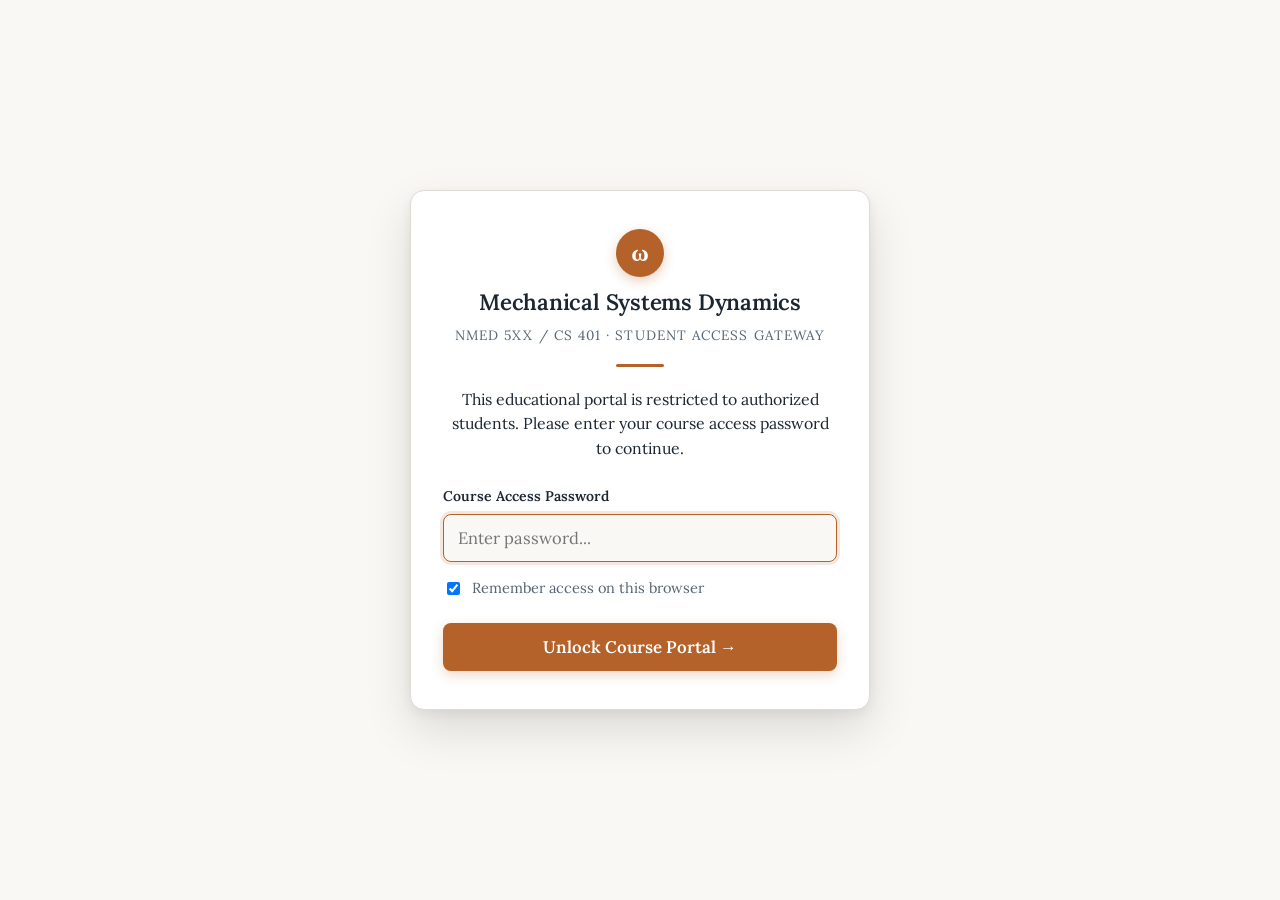
<file: docs/index.html>
<!DOCTYPE html>
<html xmlns="http://www.w3.org/1999/xhtml" lang="en" xml:lang="en"><head>

<meta charset="utf-8">
<meta name="generator" content="quarto-1.11.9">

<meta name="viewport" content="width=device-width, initial-scale=1.0, user-scalable=yes">


<title>Data-Driven Modelling for Mechanical Systems</title>
<style>
/* Default styles provided by pandoc.
** See https://pandoc.org/MANUAL.html#variables-for-html for config info.
*/
span.smallcaps{font-variant: small-caps;}
div.columns{display: flex; gap: 1.5em;}
div.column{flex: auto;}
@media screen {
div.columns{gap: min(4vw, 1.5em);}
div.column{overflow-x: auto;}
}
div.hanging-indent{margin-left: 1.5em; text-indent: -1.5em;}
ul.task-list{list-style: none;}
ul.task-list li input[type="checkbox"] {
  width: 0.8em;
  margin: 0 0.8em 0.2em -1em; /* quarto-specific, see https://github.com/quarto-dev/quarto-cli/issues/4556 */ 
  vertical-align: middle;
}
.display.math{display: block; text-align: center; margin: 0.5rem auto;}
</style>


<script src="site_libs/clipboard/clipboard.min.js"></script>
<script src="site_libs/quarto-html/tabby.min.js"></script>
<script src="site_libs/quarto-html/popper.min.js"></script>
<script src="site_libs/quarto-html/tippy.umd.min.js"></script>
<script src="site_libs/quarto-html/anchor.min.js"></script>
<link href="site_libs/quarto-html/tippy.css" rel="stylesheet">
<link href="site_libs/quarto-html/light-border.css" rel="stylesheet">
<link href="site_libs/quarto-html/quarto-html-640605f58ae58ee79329c070719e555b.min.css" rel="stylesheet" append-hash="true" data-mode="light">
<link href="site_libs/quarto-html/quarto-syntax-highlighting-63b5708e65d6cd79cd7618c58d0c21e7.css" rel="stylesheet" id="quarto-text-highlighting-styles">
<style>html{ scroll-behavior: smooth; }</style>
<!-- Google Fonts: Lora everywhere + JetBrains Mono -->
<link rel="preconnect" href="https://fonts.googleapis.com">
<link rel="preconnect" href="https://fonts.gstatic.com" crossorigin="">
<link href="https://fonts.googleapis.com/css2?family=Lora:ital,wght@0,400;0,500;0,600;0,700;1,400;1,500;1,600;1,700&amp;family=JetBrains+Mono:wght@400;500;600&amp;display=swap" rel="stylesheet">

<style id="gatekeeper-pre-style">
  .gatekeeper-locked body {
    overflow: hidden !important;
  }
  .gatekeeper-locked body > *:not(#gatekeeper-screen) {
    display: none !important;
  }
</style>
<script>
(function() {
  try {
    var isAuth = sessionStorage.getItem('course_auth') === 'granted' || localStorage.getItem('course_auth') === 'granted';
    if (!isAuth) {
      document.documentElement.classList.add('gatekeeper-locked');
    }
  } catch(e) {}
})();
</script>

<script>
(function() {
  var isSub = window.location.pathname.indexOf('/lectures/') !== -1;
  var prefix = isSub ? '../../' : './';
  var v = '?v=' + Date.now();
  document.write('<link rel="stylesheet" href="' + prefix + 'assets/vendor/katex/katex.min.css' + v + '">');
  document.write('<link rel="stylesheet" href="' + prefix + 'assets/css/vibrations-theme.css' + v + '">');
})();
</script>


</head>

<body>





<header class="topbar">
<div class="topbar-inner">
<a href="./index.html" class="brand">
<div class="brand-mark">ω</div>
<div class="brand-meta">
<div class="brand-title">Mechanical Systems Dynamics</div>
<div class="brand-sub">NMED 5XX / CS 401 · Interactive Tutorials Hub</div>
</div>
</a>
<div class="topbar-actions">
<button id="theme-toggle-btn" class="btn-nav" aria-label="Toggle Light or Dark Theme">
<span>🌙 Dark</span>
</button>
</div>
</div>
</header>

<section class="hero-band">
<div class="hero-inner">
<div class="eyebrow">Graduate Mechanical Engineering · Fall Term 2026</div>
<div class="copper-bar"></div>
<h1>Data-Driven Modelling for Mechanical Systems</h1>
<p class="hero-lead">
A suite of interactive scientific computing tutorials connecting the theoretical foundations of 
<span class="highlight-blue">vibrational mechanics</span>, 
<span class="highlight-orange">spectral analysis</span>, and 
<span class="highlight-teal">nonlinear dynamic systems</span> with live browser simulations, 
diagnostic conceptual checkpoints, Beamer presentation slides, and runnable Python notebooks.
</p>
</div>
</section>

<main class="hub-wrap"><header id="title-block-header" class="quarto-title-block"></header>
<div class="section-header">
<div class="section-tag">Course Syllabus &amp; Laboratory Modules</div>
<h2 class="anchored">Available Interactive Tutorials</h2>
<p>Select any lecture module below to explore rigorous theoretical formulations, manipulate real-time physical simulation parameters, and access source lecture materials.</p>
</div>

<div class="tutorial-grid">

<!-- Card 01 -->
<article class="hub-card">
<div class="hub-card-body">
<div class="hub-card-kicker">Lecture 01 · 1-DOF Dynamics</div>
<h3 class="hub-card-title anchored">Why Does a Washing Machine Shake?</h3>
<p class="hub-card-abstract">Model a 1-DOF mass-spring-damper oscillator excited by rotating unbalance. Explore resonance, phase lag inversion, and passive self-isolation across spin speeds.</p>
<div class="hub-card-tags">
<span class="hub-tag">#ForcedVibration</span>
<span class="hub-tag">#Resonance</span>
<span class="hub-tag">#RotatingImbalance</span>
<span class="hub-tag">#Isolation</span>
</div>
</div>
<div class="hub-card-footer">
<a href="./lectures/01-washing-machine-shake/index.html" class="hub-card-link">Open interactive tutorial ↗</a>
<div class="hub-card-downloads">
<a href="./lectures/01-washing-machine-shake/slides.pdf" download="" title="Download Slides PDF">PDF</a> · 
<a href="./lectures/01-washing-machine-shake/notebook.ipynb" download="" title="Download Notebook">.ipynb</a>
</div>
</div>
</article>

<!-- Card 02 -->
<article class="hub-card">
<div class="hub-card-body">
<div class="hub-card-kicker">Lecture 02 · Signal Processing</div>
<h3 class="hub-card-title anchored">Fourier Transform and FFT</h3>
<p class="hub-card-abstract">From continuous time series to discrete linear spectra. Master the DFT, O(N log N) Cooley-Tukey algorithm, the Nyquist-Shannon limit, and windowing functions.</p>
<div class="hub-card-tags">
<span class="hub-tag">#FFT</span>
<span class="hub-tag">#SpectralAnalysis</span>
<span class="hub-tag">#NyquistLimit</span>
<span class="hub-tag">#Windowing</span>
</div>
</div>
<div class="hub-card-footer">
<a href="./lectures/02-fourier-transform-fft/index.html" class="hub-card-link">Open interactive tutorial ↗</a>
<div class="hub-card-downloads">
<a href="./lectures/02-fourier-transform-fft/slides.pdf" download="" title="Download Slides PDF">PDF</a> · 
<a href="./lectures/02-fourier-transform-fft/notebook.ipynb" download="" title="Download Notebook">.ipynb</a>
</div>
</div>
</article>

<!-- Card 03 -->
<article class="hub-card">
<div class="hub-card-body">
<div class="hub-card-kicker">Lecture 03 · Structural Dynamics</div>
<h3 class="hub-card-title anchored">Multi-DOF Systems: Coupled Equations &amp; Modes</h3>
<p class="hub-card-abstract">Assemble global mass and stiffness matrices M and K for discrete mechanical networks. Decouple equations via generalized eigenvalue problems and modal superposition.</p>
<div class="hub-card-tags">
<span class="hub-tag">#MultiDOF</span>
<span class="hub-tag">#CoupledSystems</span>
<span class="hub-tag">#NormalModes</span>
<span class="hub-tag">#Superposition</span>
</div>
</div>
<div class="hub-card-footer">
<a href="./lectures/03-multi-dof-systems/index.html" class="hub-card-link">Open interactive tutorial ↗</a>
<div class="hub-card-downloads">
<a href="./lectures/03-multi-dof-systems/slides.pdf" download="" title="Download Slides PDF">PDF</a> · 
<a href="./lectures/03-multi-dof-systems/notebook.ipynb" download="" title="Download Notebook">.ipynb</a>
</div>
</div>
</article>

<!-- Card 04 -->
<article class="hub-card">
<div class="hub-card-body">
<div class="hub-card-kicker">Lecture 04 · Data-Driven Mechanics</div>
<h3 class="hub-card-title anchored">Eigen-Decomposition &amp; DMD: System Identification</h3>
<p class="hub-card-abstract">Transform second-order mechanics into continuous first-order state space. Discover spatiotemporal dynamic modes directly from measurement snapshots with DMD.</p>
<div class="hub-card-tags">
<span class="hub-tag">#Eigenvalues</span>
<span class="hub-tag">#StateSpace</span>
<span class="hub-tag">#DMD</span>
<span class="hub-tag">#Identification</span>
</div>
</div>
<div class="hub-card-footer">
<a href="./lectures/04-eigen-decomposition/index.html" class="hub-card-link">Open interactive tutorial ↗</a>
<div class="hub-card-downloads">
<a href="./lectures/04-eigen-decomposition/slides.pdf" download="" title="Download Slides PDF">PDF</a> · 
<a href="./lectures/04-eigen-decomposition/notebook.ipynb" download="" title="Download Notebook">.ipynb</a>
</div>
</div>
</article>

<!-- Card 05 -->
<article class="hub-card">
<div class="hub-card-body">
<div class="hub-card-kicker">Lecture 05 · Geometric Mechanics</div>
<h3 class="hub-card-title anchored">Nonlinear ODEs in Mechanics: Phase Space &amp; Pendulum</h3>
<p class="hub-card-abstract">Formulate nonlinear conservative dynamics beyond small angles. Construct the exact phase portrait, homoclinic separatrix orbit, and elliptic period elongation.</p>
<div class="hub-card-tags">
<span class="hub-tag">#NonlinearODEs</span>
<span class="hub-tag">#PhaseSpace</span>
<span class="hub-tag">#EnergyConservation</span>
<span class="hub-tag">#Separatrix</span>
</div>
</div>
<div class="hub-card-footer">
<a href="./lectures/05-nonlinear-odes/index.html" class="hub-card-link">Open interactive tutorial ↗</a>
<div class="hub-card-downloads">
<a href="./lectures/05-nonlinear-odes/slides.pdf" download="" title="Download Slides PDF">PDF</a> · 
<a href="./lectures/05-nonlinear-odes/notebook.ipynb" download="" title="Download Notebook">.ipynb</a>
</div>
</div>
</article>

<!-- Card 06 -->
<article class="hub-card">
<div class="hub-card-body">
<div class="hub-card-kicker">Lecture 06 · Stability Theory</div>
<h3 class="hub-card-title anchored">Phase Portraits &amp; Stability Analysis: Limit Cycles</h3>
<p class="hub-card-abstract">Locate equilibrium points and classify stability via the trace-determinant plane of the Jacobian matrix. Map invariant manifolds and Van der Pol limit cycles.</p>
<div class="hub-card-tags">
<span class="hub-tag">#PhasePortraits</span>
<span class="hub-tag">#Stability</span>
<span class="hub-tag">#Jacobian</span>
<span class="hub-tag">#LimitCycles</span>
</div>
</div>
<div class="hub-card-footer">
<a href="./lectures/06-phase-portraits-stability/index.html" class="hub-card-link">Open interactive tutorial ↗</a>
<div class="hub-card-downloads">
<a href="./lectures/06-phase-portraits-stability/slides.pdf" download="" title="Download Slides PDF">PDF</a> · 
<a href="./lectures/06-phase-portraits-stability/notebook.ipynb" download="" title="Download Notebook">.ipynb</a>
</div>
</div>
</article>

<!-- Card 07 -->
<article class="hub-card">
<div class="hub-card-body">
<div class="hub-card-kicker">Lecture 07 · Computational Mechanics</div>
<h3 class="hub-card-title anchored">Numerical Solution of ODEs: Runge-Kutta &amp; Stiffness</h3>
<p class="hub-card-abstract">Explicit and implicit Runge-Kutta integrators. Derive the Butcher tableau, map Dahlquist complex stability boundaries, and diagnose numerical stiffness.</p>
<div class="hub-card-tags">
<span class="hub-tag">#RungeKutta</span>
<span class="hub-tag">#DahlquistStability</span>
<span class="hub-tag">#Stiffness</span>
<span class="hub-tag">#AdaptiveStep</span>
</div>
</div>
<div class="hub-card-footer">
<a href="./lectures/07-numerical-odes/index.html" class="hub-card-link">Open interactive tutorial ↗</a>
<div class="hub-card-downloads">
<a href="./lectures/07-numerical-odes/slides.pdf" download="" title="Download Slides PDF">PDF</a> · 
<a href="./lectures/07-numerical-odes/notebook.ipynb" download="" title="Download Notebook">.ipynb</a>
</div>
</div>
</article>

</div>
</main>

<footer class="footer-band">
<div class="footer-inner">
<div class="footer-info">
<div class="footer-brand-title">Data-Driven Modelling for Mechanical Systems</div>
<div>Graduate Mechanical Engineering &amp; Scientific Computing</div>
<div>Pure Quarto Website · Hosted on GitHub Pages</div>
</div>
<div class="footer-links">
<div><strong>Quick Navigation</strong></div>
<div><a href="./index.html">All Tutorials Hub</a></div>
</div>
</div>
</footer>


<script>
(function() {
  var isSub = window.location.pathname.indexOf('/lectures/') !== -1;
  var prefix = isSub ? '../../' : './';
  var v = '?v=' + Date.now();
  document.write('<script src="' + prefix + 'assets/vendor/katex/katex.min.js' + v + '"><\/script>');
  document.write('<script src="' + prefix + 'assets/vendor/katex/auto-render.min.js' + v + '"><\/script>');
  document.write('<script src="' + prefix + 'assets/js/common.js' + v + '"><\/script>');
  document.write('<script src="' + prefix + 'assets/js/simulations.js' + v + '"><\/script>');
})();
</script>
<script id="quarto-html-after-body" type="application/javascript">
  window.document.addEventListener("DOMContentLoaded", function (event) {
    const tabsets =  window.document.querySelectorAll(".panel-tabset-tabby")
    tabsets.forEach(function(tabset) {
      const tabby = new Tabby('#' + tabset.id);
    });
    const icon = "";
    const anchorJS = new window.AnchorJS();
    anchorJS.options = {
      placement: 'right',
      icon: icon
    };
    anchorJS.add('.anchored');
    const isCodeAnnotation = (el) => {
      for (const clz of el.classList) {
        if (clz.startsWith('code-annotation-')) {                     
          return true;
        }
      }
      return false;
    }
    const onCopySuccess = function(e) {
      // button target
      const button = e.trigger;
      // don't keep focus
      button.blur();
      // flash "checked"
      button.classList.add('code-copy-button-checked');
      var currentTitle = button.getAttribute("title");
      button.setAttribute("title", "Copied!");
      let tooltip;
      if (window.bootstrap) {
        button.setAttribute("data-bs-toggle", "tooltip");
        button.setAttribute("data-bs-placement", "left");
        button.setAttribute("data-bs-title", "Copied!");
        tooltip = new bootstrap.Tooltip(button, 
          { trigger: "manual", 
            customClass: "code-copy-button-tooltip",
            offset: [0, -8]});
        tooltip.show();    
      }
      setTimeout(function() {
        if (tooltip) {
          tooltip.hide();
          button.removeAttribute("data-bs-title");
          button.removeAttribute("data-bs-toggle");
          button.removeAttribute("data-bs-placement");
        }
        button.setAttribute("title", currentTitle);
        button.classList.remove('code-copy-button-checked');
      }, 1000);
      // clear code selection
      e.clearSelection();
    }
    const getTextToCopy = function(trigger) {
      const outerScaffold = trigger.parentElement.cloneNode(true);
      const codeEl = outerScaffold.querySelector('code');
      for (const childEl of codeEl.children) {
        if (isCodeAnnotation(childEl)) {
          childEl.remove();
        }
      }
      return codeEl.innerText;
    }
    const clipboard = new window.ClipboardJS('.code-copy-button:not([data-in-quarto-modal])', {
      text: getTextToCopy
    });
    clipboard.on('success', onCopySuccess);
    if (window.document.getElementById('quarto-embedded-source-code-modal')) {
      const clipboardModal = new window.ClipboardJS('.code-copy-button[data-in-quarto-modal]', {
        text: getTextToCopy,
        container: window.document.getElementById('quarto-embedded-source-code-modal')
      });
      clipboardModal.on('success', onCopySuccess);
    }
      var localhostRegex = new RegExp(/^(?:http|https):\/\/localhost\:?[0-9]*\//);
      var mailtoRegex = new RegExp(/^mailto:/);
        var filterRegex = new RegExp("\.");
      var isInternal = (href) => {
          return filterRegex.test(href) || localhostRegex.test(href) || mailtoRegex.test(href);
      }
      // Inspect non-navigation links and adorn them if external
      window.quartoDecorateExternalLinks = function (root) {
     var links = (root || window.document).querySelectorAll('a[href]:not(.nav-link):not(.navbar-brand):not(.toc-action):not(.sidebar-link):not(.sidebar-item-toggle):not(.pagination-link):not(.no-external):not([aria-hidden]):not(.dropdown-item):not(.quarto-navigation-tool):not(.about-link)');
      for (var i=0; i<links.length; i++) {
        const link = links[i];
        if (!isInternal(link.href)) {
          // undo the damage that might have been done by quarto-nav.js in the case of
          // links that we want to consider external
          if (link.dataset.originalHref !== undefined) {
            link.href = link.dataset.originalHref;
          }
          if (!link.classList.contains('no-external-icon')) {
          }
        }
      }
      };
      window.quartoDecorateExternalLinks(window.document);
    // Esc closes the popup (WCAG 1.4.13) and focus leaving both trigger and
    // popup closes it (WCAG 2.4.11); tippy handles neither for interactive popups.
    const hideOnEscAndFocusOut = {
      name: 'hideOnEscAndFocusOut',
      defaultValue: true,
      fn(instance) {
        const dismiss = () => {
          // A show scheduled by the trigger delay would otherwise reopen it
          instance.clearDelayTimeouts();
          instance.hide();
        };
        const onKeyDown = (event) => {
          if (event.key !== 'Escape') {
            return;
          }
          // Keep Esc from also reaching page handlers (e.g. reveal.js overview),
          // except an open reveal.js slide menu, which Esc should close too.
          // The menu handles keys only when its keyboard option is on.
          const menuHandlesEsc = window.Reveal?.getPlugin?.('menu')?.isOpen() &&
            window.Reveal.getConfig().menu?.keyboard !== false;
          if (!menuHandlesEsc) {
            event.stopPropagation();
          }
          if (instance.popper.contains(window.document.activeElement)) {
            // Disabled while refocusing so the focus trigger does not reopen it
            instance.disable();
            instance.reference.focus();
            instance.enable();
          }
          dismiss();
        };
        const onFocusOut = (event) => {
          const target = event.relatedTarget;
          if (target && !instance.reference.contains(target) &&
              !instance.popper.contains(target)) {
            dismiss();
          }
        };
        // On the trigger too: a click trigger (code-annotations: select) has no
        // blur handling. Attached for the instance's lifetime so leaving the
        // trigger also cancels a show still pending on the trigger delay.
        instance.reference.addEventListener('focusout', onFocusOut);
        return {
          onShow() {
            window.document.addEventListener('keydown', onKeyDown, true);
            instance.popper.addEventListener('focusout', onFocusOut);
          },
          onHide() {
            window.document.removeEventListener('keydown', onKeyDown, true);
            instance.popper.removeEventListener('focusout', onFocusOut);
          },
          onDestroy() {
            instance.reference.removeEventListener('focusout', onFocusOut);
          },
        };
      },
    };
    function tippyHover(el, contentFn, onTriggerFn, onUntriggerFn) {
      const config = {
        allowHTML: true,
        maxWidth: 500,
        delay: 100,
        arrow: false,
        appendTo: function(el) {
            return el.parentElement;
        },
        interactive: true,
        interactiveBorder: 10,
        theme: 'light-border',
        placement: 'bottom-start',
        plugins: [hideOnEscAndFocusOut],
      };
      if (contentFn) {
        config.content = contentFn;
      }
      if (onTriggerFn) {
        config.onTrigger = onTriggerFn;
      }
      if (onUntriggerFn) {
        config.onUntrigger = onUntriggerFn;
      }
      window.tippy(el, config); 
    }
    const noterefs = window.document.querySelectorAll('a[role="doc-noteref"]');
    for (var i=0; i<noterefs.length; i++) {
      const ref = noterefs[i];
      tippyHover(ref, function() {
        // use id or data attribute instead here
        let href = ref.getAttribute('data-footnote-href') || ref.getAttribute('href');
        try { href = new URL(href).hash; } catch {}
        const id = href.replace(/^#\/?/, "");
        const note = window.document.getElementById(id);
        if (note) {
          return note.innerHTML;
        } else {
          return "";
        }
      });
    }
    const xrefs = window.document.querySelectorAll('a.quarto-xref');
    const processXRef = (id, note) => {
      // Strip column container classes
      const stripColumnClz = (el) => {
        el.classList.remove("page-full", "page-columns");
        if (el.children) {
          for (const child of el.children) {
            stripColumnClz(child);
          }
        }
      }
      stripColumnClz(note)
      if (id === null || id.startsWith('sec-')) {
        // Special case sections, only their first couple elements
        const container = document.createElement("div");
        if (note.children && note.children.length > 2) {
          container.appendChild(note.children[0].cloneNode(true));
          for (let i = 1; i < note.children.length; i++) {
            const child = note.children[i];
            if (child.tagName === "P" && child.innerText === "") {
              continue;
            } else {
              container.appendChild(child.cloneNode(true));
              break;
            }
          }
          if (window.Quarto?.typesetMath) {
            window.Quarto.typesetMath(container);
          }
          return container.innerHTML
        } else {
          if (window.Quarto?.typesetMath) {
            window.Quarto.typesetMath(note);
          }
          return note.innerHTML;
        }
      } else {
        // Remove any anchor links if they are present
        const anchorLink = note.querySelector('a.anchorjs-link');
        if (anchorLink) {
          anchorLink.remove();
        }
        if (window.Quarto?.typesetMath) {
          window.Quarto.typesetMath(note);
        }
        if (note.classList.contains("callout")) {
          return note.outerHTML;
        } else {
          return note.innerHTML;
        }
      }
    }
    for (var i=0; i<xrefs.length; i++) {
      const xref = xrefs[i];
      tippyHover(xref, undefined, function(instance) {
        instance.disable();
        let url = xref.getAttribute('href');
        let hash = undefined; 
        if (url.startsWith('#')) {
          hash = url;
        } else {
          try { hash = new URL(url).hash; } catch {}
        }
        if (hash) {
          const id = hash.replace(/^#\/?/, "");
          const note = window.document.getElementById(id);
          if (note !== null) {
            try {
              const html = processXRef(id, note.cloneNode(true));
              instance.setContent(html);
            } finally {
              instance.enable();
              instance.show();
            }
          } else {
            // See if we can fetch this
            fetch(url.split('#')[0])
            .then(res => res.text())
            .then(html => {
              const parser = new DOMParser();
              const htmlDoc = parser.parseFromString(html, "text/html");
              const note = htmlDoc.getElementById(id);
              if (note !== null) {
                const html = processXRef(id, note);
                instance.setContent(html);
              } 
            }).finally(() => {
              instance.enable();
              instance.show();
            });
          }
        } else {
          // See if we can fetch a full url (with no hash to target)
          // This is a special case and we should probably do some content thinning / targeting
          fetch(url)
          .then(res => res.text())
          .then(html => {
            const parser = new DOMParser();
            const htmlDoc = parser.parseFromString(html, "text/html");
            const note = htmlDoc.querySelector('main.content');
            if (note !== null) {
              // This should only happen for chapter cross references
              // (since there is no id in the URL)
              // remove the first header
              if (note.children.length > 0 && note.children[0].tagName === "HEADER") {
                note.children[0].remove();
              }
              const html = processXRef(null, note);
              instance.setContent(html);
            } 
          }).finally(() => {
            instance.enable();
            instance.show();
          });
        }
      }, function(instance) {
      });
    }
        let selectedAnnoteEl;
        const selectorForAnnotation = ( cell, annotation) => {
          let cellAttr = 'data-code-cell="' + cell + '"';
          let lineAttr = 'data-code-annotation="' +  annotation + '"';
          const selector = 'span[' + cellAttr + '][' + lineAttr + ']';
          return selector;
        }
        const selectCodeLines = (annoteEl) => {
          const doc = window.document;
          const targetCell = annoteEl.getAttribute("data-target-cell");
          const targetAnnotation = annoteEl.getAttribute("data-target-annotation");
          const annoteSpan = window.document.querySelector(selectorForAnnotation(targetCell, targetAnnotation));
          const lines = annoteSpan.getAttribute("data-code-lines").split(",");
          const lineIds = lines.map((line) => {
            return targetCell + "-" + line;
          })
          // Each band is positioned against its own containing block, which is
          // not the offsetParent of the lines, so place it from client rects.
          const placeBand = (band, firstEl, lastEl, codeBlock) => {
            const container = band.offsetParent;
            if (container === null) {
              return;
            }
            const containerRect = container.getBoundingClientRect();
            // Reveal.js scales slides with a transform, so convert client
            // pixels back to the CSS pixels of the container.
            const scale = containerRect.height / container.offsetHeight || 1;
            const firstRect = firstEl.getBoundingClientRect();
            const lastRect = lastEl.getBoundingClientRect();
            const top = (firstRect.top - containerRect.top) / scale - container.clientTop + container.scrollTop;
            const height = (lastRect.bottom - firstRect.top) / scale;
            band.style.top = top - 2 + "px";
            band.style.height = height + 4 + "px";
            if (codeBlock) {
              // Without the copy button wrapper, the containing block is wider
              // than the code block, so span the code block explicitly.
              const blockRect = codeBlock.getBoundingClientRect();
              band.style.left = (blockRect.left - containerRect.left) / scale - container.clientLeft + container.scrollLeft + "px";
              band.style.width = blockRect.width / scale + "px";
            }
          };
          if (lineIds.length > 0) {
            const el = window.document.getElementById(lineIds[0]);
            const lastEl = window.document.getElementById(lineIds[lineIds.length - 1]);
            const parent = el.parentElement.parentElement;
            // cook up a div (if necessary) and position it
            let div = window.document.getElementById("code-annotation-line-highlight");
            if (div === null) {
              div = window.document.createElement("div");
              div.setAttribute("id", "code-annotation-line-highlight");
              div.style.position = 'absolute';
              parent.appendChild(div);
            }
            placeBand(div, el, lastEl, parent.closest("div.sourceCode") || parent);
            let gutterDiv = window.document.getElementById("code-annotation-line-highlight-gutter");
            if (gutterDiv === null) {
              gutterDiv = window.document.createElement("div");
              gutterDiv.setAttribute("id", "code-annotation-line-highlight-gutter");
              gutterDiv.style.position = 'absolute';
              const codeCell = window.document.getElementById(targetCell);
              const gutter = codeCell.querySelector('.code-annotation-gutter');
              gutter.appendChild(gutterDiv);
            }
            placeBand(gutterDiv, el, lastEl);
            selectedAnnoteEl = annoteEl;
          }
        };
        const unselectCodeLines = () => {
          const elementsIds = ["code-annotation-line-highlight", "code-annotation-line-highlight-gutter"];
          elementsIds.forEach((elId) => {
            const div = window.document.getElementById(elId);
            if (div) {
              div.remove();
            }
          });
          selectedAnnoteEl = undefined;
        };
          // Handle positioning of the toggle
      window.addEventListener(
        "resize",
        throttle(() => {
          elRect = undefined;
          if (selectedAnnoteEl) {
            selectCodeLines(selectedAnnoteEl);
          }
        }, 10)
      );
      function throttle(fn, ms) {
      let throttle = false;
      let timer;
        return (...args) => {
          if(!throttle) { // first call gets through
              fn.apply(this, args);
              throttle = true;
          } else { // all the others get throttled
              if(timer) clearTimeout(timer); // cancel #2
              timer = setTimeout(() => {
                fn.apply(this, args);
                timer = throttle = false;
              }, ms);
          }
        };
      }
        // Attach click handler to the DT
        const annoteDls = window.document.querySelectorAll('dt[data-target-cell]');
        for (const annoteDlNode of annoteDls) {
          annoteDlNode.addEventListener('click', (event) => {
            const clickedEl = event.target;
            if (clickedEl !== selectedAnnoteEl) {
              unselectCodeLines();
              const activeEl = window.document.querySelector('dt[data-target-cell].code-annotation-active');
              if (activeEl) {
                activeEl.classList.remove('code-annotation-active');
              }
              selectCodeLines(clickedEl);
              clickedEl.classList.add('code-annotation-active');
            } else {
              // Unselect the line
              unselectCodeLines();
              clickedEl.classList.remove('code-annotation-active');
            }
          });
        }
    const findCites = (el) => {
      const parentEl = el.parentElement;
      if (parentEl) {
        const cites = parentEl.dataset.cites;
        if (cites) {
          return {
            el,
            cites: cites.split(' ')
          };
        } else {
          return findCites(el.parentElement)
        }
      } else {
        return undefined;
      }
    };
    var bibliorefs = window.document.querySelectorAll('a[role="doc-biblioref"]');
    for (var i=0; i<bibliorefs.length; i++) {
      const ref = bibliorefs[i];
      const citeInfo = findCites(ref);
      if (citeInfo) {
        tippyHover(citeInfo.el, function() {
          var popup = window.document.createElement('div');
          citeInfo.cites.forEach(function(cite) {
            var citeDiv = window.document.createElement('div');
            citeDiv.classList.add('hanging-indent');
            citeDiv.classList.add('csl-entry');
            var biblioDiv = window.document.getElementById('ref-' + cite);
            if (biblioDiv) {
              citeDiv.innerHTML = biblioDiv.innerHTML;
            }
            popup.appendChild(citeDiv);
          });
          return popup.innerHTML;
        });
      }
    }
  });
  </script>




<script src="site_libs/quarto-html/zenscroll-min.js"></script>
</body></html>
</file>
<file: docs/site_libs/quarto-html/tippy.css>
.tippy-box[data-animation=fade][data-state=hidden]{opacity:0}[data-tippy-root]{max-width:calc(100vw - 10px)}.tippy-box{position:relative;background-color:#333;color:#fff;border-radius:4px;font-size:14px;line-height:1.4;white-space:normal;outline:0;transition-property:transform,visibility,opacity}.tippy-box[data-placement^=top]>.tippy-arrow{bottom:0}.tippy-box[data-placement^=top]>.tippy-arrow:before{bottom:-7px;left:0;border-width:8px 8px 0;border-top-color:initial;transform-origin:center top}.tippy-box[data-placement^=bottom]>.tippy-arrow{top:0}.tippy-box[data-placement^=bottom]>.tippy-arrow:before{top:-7px;left:0;border-width:0 8px 8px;border-bottom-color:initial;transform-origin:center bottom}.tippy-box[data-placement^=left]>.tippy-arrow{right:0}.tippy-box[data-placement^=left]>.tippy-arrow:before{border-width:8px 0 8px 8px;border-left-color:initial;right:-7px;transform-origin:center left}.tippy-box[data-placement^=right]>.tippy-arrow{left:0}.tippy-box[data-placement^=right]>.tippy-arrow:before{left:-7px;border-width:8px 8px 8px 0;border-right-color:initial;transform-origin:center right}.tippy-box[data-inertia][data-state=visible]{transition-timing-function:cubic-bezier(.54,1.5,.38,1.11)}.tippy-arrow{width:16px;height:16px;color:#333}.tippy-arrow:before{content:"";position:absolute;border-color:transparent;border-style:solid}.tippy-content{position:relative;padding:5px 9px;z-index:1}
</file>
<file: docs/site_libs/quarto-html/light-border.css>
.tippy-box[data-theme~=light-border]{background-color:#fff;background-clip:padding-box;border:1px solid rgba(0,8,16,.15);color:#333;box-shadow:0 4px 14px -2px rgba(0,8,16,.08)}.tippy-box[data-theme~=light-border]>.tippy-backdrop{background-color:#fff}.tippy-box[data-theme~=light-border]>.tippy-arrow:after,.tippy-box[data-theme~=light-border]>.tippy-svg-arrow:after{content:"";position:absolute;z-index:-1}.tippy-box[data-theme~=light-border]>.tippy-arrow:after{border-color:transparent;border-style:solid}.tippy-box[data-theme~=light-border][data-placement^=top]>.tippy-arrow:before{border-top-color:#fff}.tippy-box[data-theme~=light-border][data-placement^=top]>.tippy-arrow:after{border-top-color:rgba(0,8,16,.2);border-width:7px 7px 0;top:17px;left:1px}.tippy-box[data-theme~=light-border][data-placement^=top]>.tippy-svg-arrow>svg{top:16px}.tippy-box[data-theme~=light-border][data-placement^=top]>.tippy-svg-arrow:after{top:17px}.tippy-box[data-theme~=light-border][data-placement^=bottom]>.tippy-arrow:before{border-bottom-color:#fff;bottom:16px}.tippy-box[data-theme~=light-border][data-placement^=bottom]>.tippy-arrow:after{border-bottom-color:rgba(0,8,16,.2);border-width:0 7px 7px;bottom:17px;left:1px}.tippy-box[data-theme~=light-border][data-placement^=bottom]>.tippy-svg-arrow>svg{bottom:16px}.tippy-box[data-theme~=light-border][data-placement^=bottom]>.tippy-svg-arrow:after{bottom:17px}.tippy-box[data-theme~=light-border][data-placement^=left]>.tippy-arrow:before{border-left-color:#fff}.tippy-box[data-theme~=light-border][data-placement^=left]>.tippy-arrow:after{border-left-color:rgba(0,8,16,.2);border-width:7px 0 7px 7px;left:17px;top:1px}.tippy-box[data-theme~=light-border][data-placement^=left]>.tippy-svg-arrow>svg{left:11px}.tippy-box[data-theme~=light-border][data-placement^=left]>.tippy-svg-arrow:after{left:12px}.tippy-box[data-theme~=light-border][data-placement^=right]>.tippy-arrow:before{border-right-color:#fff;right:16px}.tippy-box[data-theme~=light-border][data-placement^=right]>.tippy-arrow:after{border-width:7px 7px 7px 0;right:17px;top:1px;border-right-color:rgba(0,8,16,.2)}.tippy-box[data-theme~=light-border][data-placement^=right]>.tippy-svg-arrow>svg{right:11px}.tippy-box[data-theme~=light-border][data-placement^=right]>.tippy-svg-arrow:after{right:12px}.tippy-box[data-theme~=light-border]>.tippy-svg-arrow{fill:#fff}.tippy-box[data-theme~=light-border]>.tippy-svg-arrow:after{background-image:url([data-uri]);background-size:16px 6px;width:16px;height:6px}
</file>
<file: docs/site_libs/quarto-html/quarto-syntax-highlighting-63b5708e65d6cd79cd7618c58d0c21e7.css>
/* quarto syntax highlight colors */
:root {
  --quarto-hl-ot-color: #003B4F;
  --quarto-hl-at-color: #657422;
  --quarto-hl-ss-color: #20794D;
  --quarto-hl-an-color: #5E5E5E;
  --quarto-hl-fu-color: #4758AB;
  --quarto-hl-st-color: #20794D;
  --quarto-hl-cf-color: #003B4F;
  --quarto-hl-op-color: #5E5E5E;
  --quarto-hl-er-color: #AD0000;
  --quarto-hl-bn-color: #AD0000;
  --quarto-hl-al-color: #AD0000;
  --quarto-hl-va-color: #111111;
  --quarto-hl-bu-color: inherit;
  --quarto-hl-ex-color: inherit;
  --quarto-hl-pp-color: #AD0000;
  --quarto-hl-in-color: #5E5E5E;
  --quarto-hl-vs-color: #20794D;
  --quarto-hl-wa-color: #5E5E5E;
  --quarto-hl-do-color: #5E5E5E;
  --quarto-hl-im-color: #00769E;
  --quarto-hl-ch-color: #20794D;
  --quarto-hl-dt-color: #AD0000;
  --quarto-hl-fl-color: #AD0000;
  --quarto-hl-co-color: #5E5E5E;
  --quarto-hl-cv-color: #5E5E5E;
  --quarto-hl-cn-color: #8f5902;
  --quarto-hl-sc-color: #5E5E5E;
  --quarto-hl-dv-color: #AD0000;
  --quarto-hl-kw-color: #003B4F;
}

/* other quarto variables */
:root {
  --quarto-font-monospace: SFMono-Regular, Menlo, Monaco, Consolas, "Liberation Mono", "Courier New", monospace;
}

/* syntax highlight based on Pandoc's rules */
pre > code.sourceCode > span {
  color: #003B4F;
}

code.sourceCode > span {
  color: #003B4F;
}

div.sourceCode,
div.sourceCode pre.sourceCode {
  color: #003B4F;
}

/* Normal */
code span {
  color: #003B4F;
}

/* Alert */
code span.al {
  color: #AD0000;
  font-style: inherit;
}

/* Annotation */
code span.an {
  color: #5E5E5E;
  font-style: inherit;
}

/* Attribute */
code span.at {
  color: #657422;
  font-style: inherit;
}

/* BaseN */
code span.bn {
  color: #AD0000;
  font-style: inherit;
}

/* BuiltIn */
code span.bu {
  font-style: inherit;
}

/* ControlFlow */
code span.cf {
  color: #003B4F;
  font-weight: bold;
  font-style: inherit;
}

/* Char */
code span.ch {
  color: #20794D;
  font-style: inherit;
}

/* Constant */
code span.cn {
  color: #8f5902;
  font-style: inherit;
}

/* Comment */
code span.co {
  color: #5E5E5E;
  font-style: inherit;
}

/* CommentVar */
code span.cv {
  color: #5E5E5E;
  font-style: italic;
}

/* Documentation */
code span.do {
  color: #5E5E5E;
  font-style: italic;
}

/* DataType */
code span.dt {
  color: #AD0000;
  font-style: inherit;
}

/* DecVal */
code span.dv {
  color: #AD0000;
  font-style: inherit;
}

/* Error */
code span.er {
  color: #AD0000;
  font-style: inherit;
}

/* Extension */
code span.ex {
  font-style: inherit;
}

/* Float */
code span.fl {
  color: #AD0000;
  font-style: inherit;
}

/* Function */
code span.fu {
  color: #4758AB;
  font-style: inherit;
}

/* Import */
code span.im {
  color: #00769E;
  font-style: inherit;
}

/* Information */
code span.in {
  color: #5E5E5E;
  font-style: inherit;
}

/* Keyword */
code span.kw {
  color: #003B4F;
  font-weight: bold;
  font-style: inherit;
}

/* Operator */
code span.op {
  color: #5E5E5E;
  font-style: inherit;
}

/* Other */
code span.ot {
  color: #003B4F;
  font-style: inherit;
}

/* Preprocessor */
code span.pp {
  color: #AD0000;
  font-style: inherit;
}

/* SpecialChar */
code span.sc {
  color: #5E5E5E;
  font-style: inherit;
}

/* SpecialString */
code span.ss {
  color: #20794D;
  font-style: inherit;
}

/* String */
code span.st {
  color: #20794D;
  font-style: inherit;
}

/* Variable */
code span.va {
  color: #111111;
  font-style: inherit;
}

/* VerbatimString */
code span.vs {
  color: #20794D;
  font-style: inherit;
}

/* Warning */
code span.wa {
  color: #5E5E5E;
  font-style: italic;
}

.prevent-inlining {
  content: "</";
}

/*# sourceMappingURL=054cc16b9e9817627be6994582d2ffb5.css.map */
</file>
<file: docs/site_libs/quarto-html/quarto-html-640605f58ae58ee79329c070719e555b.min.css>
.top-right{position:absolute;top:1em;right:1em}.visually-hidden{border:0;clip:rect(0 0 0 0);height:auto;margin:0;overflow:hidden;padding:0;position:absolute;width:1px;white-space:nowrap}.hidden{display:none !important}.zindex-bottom{z-index:-1 !important}figure.figure{display:block}.quarto-layout-panel{margin-bottom:1em}.quarto-layout-panel>figure{width:100%}.quarto-layout-panel>figure>figcaption,.quarto-layout-panel>.panel-caption{margin-top:10pt}.quarto-layout-panel>.table-caption{margin-top:0px}.table-caption p{margin-bottom:.5em}.quarto-layout-row{display:flex;flex-direction:row;align-items:flex-start}.quarto-layout-valign-top{align-items:flex-start}.quarto-layout-valign-bottom{align-items:flex-end}.quarto-layout-valign-center{align-items:center}.quarto-layout-cell{position:relative;margin-right:20px}.quarto-layout-cell:last-child{margin-right:0}.quarto-layout-cell figure,.quarto-layout-cell>p{margin:.2em}.quarto-layout-cell img{max-width:100%}.quarto-layout-cell .html-widget{width:100% !important}.quarto-layout-cell div figure p{margin:0}.quarto-layout-cell figure{display:block;margin-inline-start:0;margin-inline-end:0}.quarto-layout-cell table{display:inline-table}.quarto-layout-cell-subref figcaption,figure .quarto-layout-row figure figcaption{text-align:center;font-style:italic}.quarto-figure{position:relative;margin-bottom:1em}.quarto-figure>figure{width:100%;margin-bottom:0}.quarto-figure-left>figure>p,.quarto-figure-left>figure>div{text-align:left}.quarto-figure-center>figure>p,.quarto-figure-center>figure>div{text-align:center}.quarto-figure-right>figure>p,.quarto-figure-right>figure>div{text-align:right}.quarto-figure>figure>div.cell-annotation,.quarto-figure>figure>div code{text-align:left}figure>p:empty{display:none}figure>p:first-child{margin-top:0;margin-bottom:0}figure>figcaption.quarto-float-caption-bottom{margin-bottom:.5em}figure>figcaption.quarto-float-caption-top{margin-top:.5em}div[id^=tbl-]{position:relative}.quarto-figure>.anchorjs-link{position:absolute;top:.6em;right:.5em}div[id^=tbl-]>.anchorjs-link{position:absolute;top:.7em;right:.3em}.quarto-figure:hover>.anchorjs-link,div[id^=tbl-]:hover>.anchorjs-link,h2:hover>.anchorjs-link,h3:hover>.anchorjs-link,h4:hover>.anchorjs-link,h5:hover>.anchorjs-link,h6:hover>.anchorjs-link,.reveal-anchorjs-link>.anchorjs-link{opacity:1}#title-block-header{margin-block-end:1rem;position:relative;margin-top:-1px}#title-block-header .abstract{margin-block-start:1rem}#title-block-header .abstract .abstract-title{font-weight:600}#title-block-header a{text-decoration:none}#title-block-header .author,#title-block-header .date,#title-block-header .doi{margin-block-end:.2rem}#title-block-header .quarto-title-block>div{display:flex}#title-block-header .quarto-title-block>div>h1{flex-grow:1}#title-block-header .quarto-title-block>div>button{flex-shrink:0;height:2.25rem;margin-top:0}tr.header>th>p:last-of-type{margin-bottom:0px}table,table.table{margin-top:.5rem;margin-bottom:.5rem}caption,.table-caption{padding-top:.5rem;padding-bottom:.5rem;text-align:center}figure.quarto-float-tbl figcaption.quarto-float-caption-top{margin-top:.5rem;margin-bottom:.25rem;text-align:center}figure.quarto-float-tbl figcaption.quarto-float-caption-bottom{padding-top:.25rem;margin-bottom:.5rem;text-align:center}.utterances{max-width:none;margin-left:-8px}iframe{margin-bottom:1em}details{margin-bottom:1em}details[show]{margin-bottom:0}details>summary{color:rgb(110.5,110.5,110.5)}details>summary>p:only-child{display:inline}div.code-copy-outer-scaffold{position:relative}dd code:not(.sourceCode),p code:not(.sourceCode){white-space:pre-wrap}code{white-space:pre}@media print{code{white-space:pre-wrap}}pre>code{display:block}pre>code.sourceCode{white-space:pre}pre>code.sourceCode>span>a:first-child::before{text-decoration:none}pre.code-overflow-wrap>code.sourceCode{white-space:pre-wrap}pre.code-overflow-scroll>code.sourceCode{white-space:pre}code a:any-link{color:inherit;text-decoration:none}code a:hover{color:inherit;text-decoration:underline}ul.task-list{padding-left:1em}[data-tippy-root]{display:inline-block}.tippy-content .footnote-back{display:none}.footnote-back{margin-left:.2em}.tippy-content{overflow-x:auto}.quarto-embedded-source-code{display:none}.quarto-unresolved-ref{font-weight:600}.quarto-cover-image{max-width:35%;float:right;margin-left:30px}.cell-output-display .widget-subarea{margin-bottom:1em}.cell-output-display:not(.no-overflow-x),.knitsql-table:not(.no-overflow-x){overflow-x:auto}.panel-input{margin-bottom:1em}.panel-input>div,.panel-input>div>div{display:inline-block;vertical-align:top;padding-right:12px}.panel-input>p:last-child{margin-bottom:0}.layout-sidebar{margin-bottom:1em}.layout-sidebar .tab-content{border:none}.tab-content>.page-columns.active{display:grid}div.sourceCode>iframe{width:100%;height:300px;margin-bottom:-0.5em}a{text-underline-offset:3px}.callout pre.sourceCode{padding-left:0}div.ansi-escaped-output{font-family:monospace;display:block}/*!
*
* ansi colors from IPython notebook's
*
* we also add `bright-[color]-` synonyms for the `-[color]-intense` classes since
* that seems to be what ansi_up emits
*
*/.ansi-black-fg{color:#3e424d}.ansi-black-bg{background-color:#3e424d}.ansi-black-intense-black,.ansi-bright-black-fg{color:#282c36}.ansi-black-intense-black,.ansi-bright-black-bg{background-color:#282c36}.ansi-red-fg{color:#e75c58}.ansi-red-bg{background-color:#e75c58}.ansi-red-intense-red,.ansi-bright-red-fg{color:#b22b31}.ansi-red-intense-red,.ansi-bright-red-bg{background-color:#b22b31}.ansi-green-fg{color:#00a250}.ansi-green-bg{background-color:#00a250}.ansi-green-intense-green,.ansi-bright-green-fg{color:#007427}.ansi-green-intense-green,.ansi-bright-green-bg{background-color:#007427}.ansi-yellow-fg{color:#ddb62b}.ansi-yellow-bg{background-color:#ddb62b}.ansi-yellow-intense-yellow,.ansi-bright-yellow-fg{color:#b27d12}.ansi-yellow-intense-yellow,.ansi-bright-yellow-bg{background-color:#b27d12}.ansi-blue-fg{color:#208ffb}.ansi-blue-bg{background-color:#208ffb}.ansi-blue-intense-blue,.ansi-bright-blue-fg{color:#0065ca}.ansi-blue-intense-blue,.ansi-bright-blue-bg{background-color:#0065ca}.ansi-magenta-fg{color:#d160c4}.ansi-magenta-bg{background-color:#d160c4}.ansi-magenta-intense-magenta,.ansi-bright-magenta-fg{color:#a03196}.ansi-magenta-intense-magenta,.ansi-bright-magenta-bg{background-color:#a03196}.ansi-cyan-fg{color:#60c6c8}.ansi-cyan-bg{background-color:#60c6c8}.ansi-cyan-intense-cyan,.ansi-bright-cyan-fg{color:#258f8f}.ansi-cyan-intense-cyan,.ansi-bright-cyan-bg{background-color:#258f8f}.ansi-white-fg{color:#c5c1b4}.ansi-white-bg{background-color:#c5c1b4}.ansi-white-intense-white,.ansi-bright-white-fg{color:#a1a6b2}.ansi-white-intense-white,.ansi-bright-white-bg{background-color:#a1a6b2}.ansi-default-inverse-fg{color:#fff}.ansi-default-inverse-bg{background-color:#000}.ansi-bold{font-weight:bold}.ansi-underline{text-decoration:underline}:root{--quarto-body-bg: #fff;--quarto-body-color: #222;--quarto-text-muted: rgb(110.5, 110.5, 110.5);--quarto-border-color: rgb(110.5, 110.5, 110.5);--quarto-border-width: 1px;--quarto-border-radius: 4px}table.gt_table{color:var(--quarto-body-color);font-size:1em;width:100%;background-color:rgba(0,0,0,0);border-top-width:inherit;border-bottom-width:inherit;border-color:var(--quarto-border-color)}table.gt_table th.gt_column_spanner_outer{color:var(--quarto-body-color);background-color:rgba(0,0,0,0);border-top-width:inherit;border-bottom-width:inherit;border-color:var(--quarto-border-color)}table.gt_table th.gt_col_heading{color:var(--quarto-body-color);font-weight:bold;background-color:rgba(0,0,0,0)}table.gt_table thead.gt_col_headings{border-bottom:1px solid currentColor;border-top-width:inherit;border-top-color:var(--quarto-border-color)}table.gt_table thead.gt_col_headings:not(:first-child){border-top-width:1px;border-top-color:var(--quarto-border-color)}table.gt_table td.gt_row{border-bottom-width:1px;border-bottom-color:var(--quarto-border-color);border-top-width:0px}table.gt_table tbody.gt_table_body{border-top-width:1px;border-bottom-width:1px;border-bottom-color:var(--quarto-border-color);border-top-color:currentColor}div.columns{display:initial;gap:initial}div.column{display:inline-block;overflow-x:initial;vertical-align:top;width:50%}.code-annotation-tip-content{word-wrap:break-word}.code-annotation-container-hidden{display:none !important}dl.code-annotation-container-grid{display:grid;grid-template-columns:min-content auto}dl.code-annotation-container-grid dt{grid-column:1}dl.code-annotation-container-grid dd{grid-column:2}pre.sourceCode.code-annotation-code{padding-right:0}code.sourceCode .code-annotation-anchor{z-index:100;position:relative;float:right;background-color:rgba(0,0,0,0)}input[type=checkbox]{margin-right:.5ch}:root{--mermaid-bg-color: #fff;--mermaid-edge-color: #999;--mermaid-node-fg-color: #222;--mermaid-fg-color: #222;--mermaid-fg-color--lighter: rgb(59.5, 59.5, 59.5);--mermaid-fg-color--lightest: #555555;--mermaid-font-family: sans-serif;--mermaid-label-bg-color: #fff;--mermaid-label-fg-color: #468;--mermaid-node-bg-color: rgba(68, 102, 136, 0.1);--mermaid-node-fg-color: #222}@media print{:root{font-size:11pt}#quarto-sidebar,#TOC,.nav-page{display:none}.page-columns .content{grid-column-start:page-start}.fixed-top{position:relative}.panel-caption,.figure-caption,figcaption{color:#666}}body.quarto-light .dark-content{display:none !important}body.quarto-dark .light-content{display:none !important}.code-copy-button{position:absolute;top:0;right:0;border:0;margin-top:5px;margin-right:5px;background-color:rgba(0,0,0,0);z-index:3}.code-copy-button-tooltip{font-size:.75em}div.code-copy-outer-scaffold:hover>.code-copy-button>.bi::before{display:inline-block;height:1rem;width:1rem;content:"";vertical-align:-0.125em;background-image:url('data:image/svg+xml,<svg xmlns="http://www.w3.org/2000/svg" width="16" height="16" fill="rgb(111, 111, 111)" viewBox="0 0 16 16"><path d="M4 1.5H3a2 2 0 0 0-2 2V14a2 2 0 0 0 2 2h10a2 2 0 0 0 2-2V3.5a2 2 0 0 0-2-2h-1v1h1a1 1 0 0 1 1 1V14a1 1 0 0 1-1 1H3a1 1 0 0 1-1-1V3.5a1 1 0 0 1 1-1h1v-1z"/><path d="M9.5 1a.5.5 0 0 1 .5.5v1a.5.5 0 0 1-.5.5h-3a.5.5 0 0 1-.5-.5v-1a.5.5 0 0 1 .5-.5h3zm-3-1A1.5 1.5 0 0 0 5 1.5v1A1.5 1.5 0 0 0 6.5 4h3A1.5 1.5 0 0 0 11 2.5v-1A1.5 1.5 0 0 0 9.5 0h-3z"/></svg>');background-repeat:no-repeat;background-size:1rem 1rem}div.code-copy-outer-scaffold:hover>.code-copy-button-checked>.bi::before{background-image:url('data:image/svg+xml,<svg xmlns="http://www.w3.org/2000/svg" width="16" height="16" fill="rgb(111, 111, 111)" viewBox="0 0 16 16"><path d="M13.854 3.646a.5.5 0 0 1 0 .708l-7 7a.5.5 0 0 1-.708 0l-3.5-3.5a.5.5 0 1 1 .708-.708L6.5 10.293l6.646-6.647a.5.5 0 0 1 .708 0z"/></svg>')}div.code-copy-outer-scaffold:hover>.code-copy-button:hover>.bi::before{background-image:url('data:image/svg+xml,<svg xmlns="http://www.w3.org/2000/svg" width="16" height="16" fill="rgb(13, 110, 253)" viewBox="0 0 16 16"><path d="M4 1.5H3a2 2 0 0 0-2 2V14a2 2 0 0 0 2 2h10a2 2 0 0 0 2-2V3.5a2 2 0 0 0-2-2h-1v1h1a1 1 0 0 1 1 1V14a1 1 0 0 1-1 1H3a1 1 0 0 1-1-1V3.5a1 1 0 0 1 1-1h1v-1z"/><path d="M9.5 1a.5.5 0 0 1 .5.5v1a.5.5 0 0 1-.5.5h-3a.5.5 0 0 1-.5-.5v-1a.5.5 0 0 1 .5-.5h3zm-3-1A1.5 1.5 0 0 0 5 1.5v1A1.5 1.5 0 0 0 6.5 4h3A1.5 1.5 0 0 0 11 2.5v-1A1.5 1.5 0 0 0 9.5 0h-3z"/></svg>')}div.code-copy-outer-scaffold:hover>.code-copy-button-checked:hover>.bi::before{background-image:url('data:image/svg+xml,<svg xmlns="http://www.w3.org/2000/svg" width="16" height="16" fill="rgb(13, 110, 253)"  viewBox="0 0 16 16"><path d="M13.854 3.646a.5.5 0 0 1 0 .708l-7 7a.5.5 0 0 1-.708 0l-3.5-3.5a.5.5 0 1 1 .708-.708L6.5 10.293l6.646-6.647a.5.5 0 0 1 .708 0z"/></svg>')}.panel-tabset [role=tablist]{border-bottom:1px solid #dee2e6;list-style:none;margin:0;padding:0;width:100%}.panel-tabset [role=tablist] *{-webkit-box-sizing:border-box;box-sizing:border-box}@media(min-width: 30em){.panel-tabset [role=tablist] li{display:inline-block}}.panel-tabset [role=tab]{border:1px solid rgba(0,0,0,0);border-top-color:#dee2e6;display:block;padding:.5em 1em;text-decoration:none}@media(min-width: 30em){.panel-tabset [role=tab]{border-top-color:rgba(0,0,0,0);display:inline-block;margin-bottom:-1px}}.panel-tabset [role=tab][aria-selected=true]{background-color:#dee2e6}@media(min-width: 30em){.panel-tabset [role=tab][aria-selected=true]{background-color:rgba(0,0,0,0);border:1px solid #dee2e6;border-bottom-color:#fff}}@media(min-width: 30em){.panel-tabset [role=tab]:hover:not([aria-selected=true]){border:1px solid #dee2e6}}.img-fluid{max-width:100%;height:auto}:root{--quarto-scss-export-body-bg: #fff;--quarto-scss-export-body-color: #222;--quarto-scss-export-text-muted: rgb(110.5, 110.5, 110.5);--quarto-scss-export-border-color: rgb(110.5, 110.5, 110.5);--quarto-scss-export-table-border-color: rgb(110.5, 110.5, 110.5);--quarto-scss-export-btn-code-copy-color: rgb(110.5, 110.5, 110.5);--quarto-scss-export-btn-code-copy-color-active: #0d6efd;--quarto-scss-export-primary: #468;--quarto-scss-export-secondary: #999;--quarto-scss-export-mermaid-bg-color: #fff;--quarto-scss-export-mermaid-edge-color: #999;--quarto-scss-export-mermaid-node-fg-color: #222;--quarto-scss-export-mermaid-fg-color: #222;--quarto-scss-export-mermaid-fg-color--lighter: rgb(59.5, 59.5, 59.5);--quarto-scss-export-mermaid-fg-color--lightest: #555555;--quarto-scss-export-mermaid-label-bg-color: #fff;--quarto-scss-export-mermaid-label-fg-color: #468;--quarto-scss-export-mermaid-node-bg-color: rgba(68, 102, 136, 0.1);--quarto-scss-export-tabset-border-color: rgb(222, 226, 230)}
</file>
